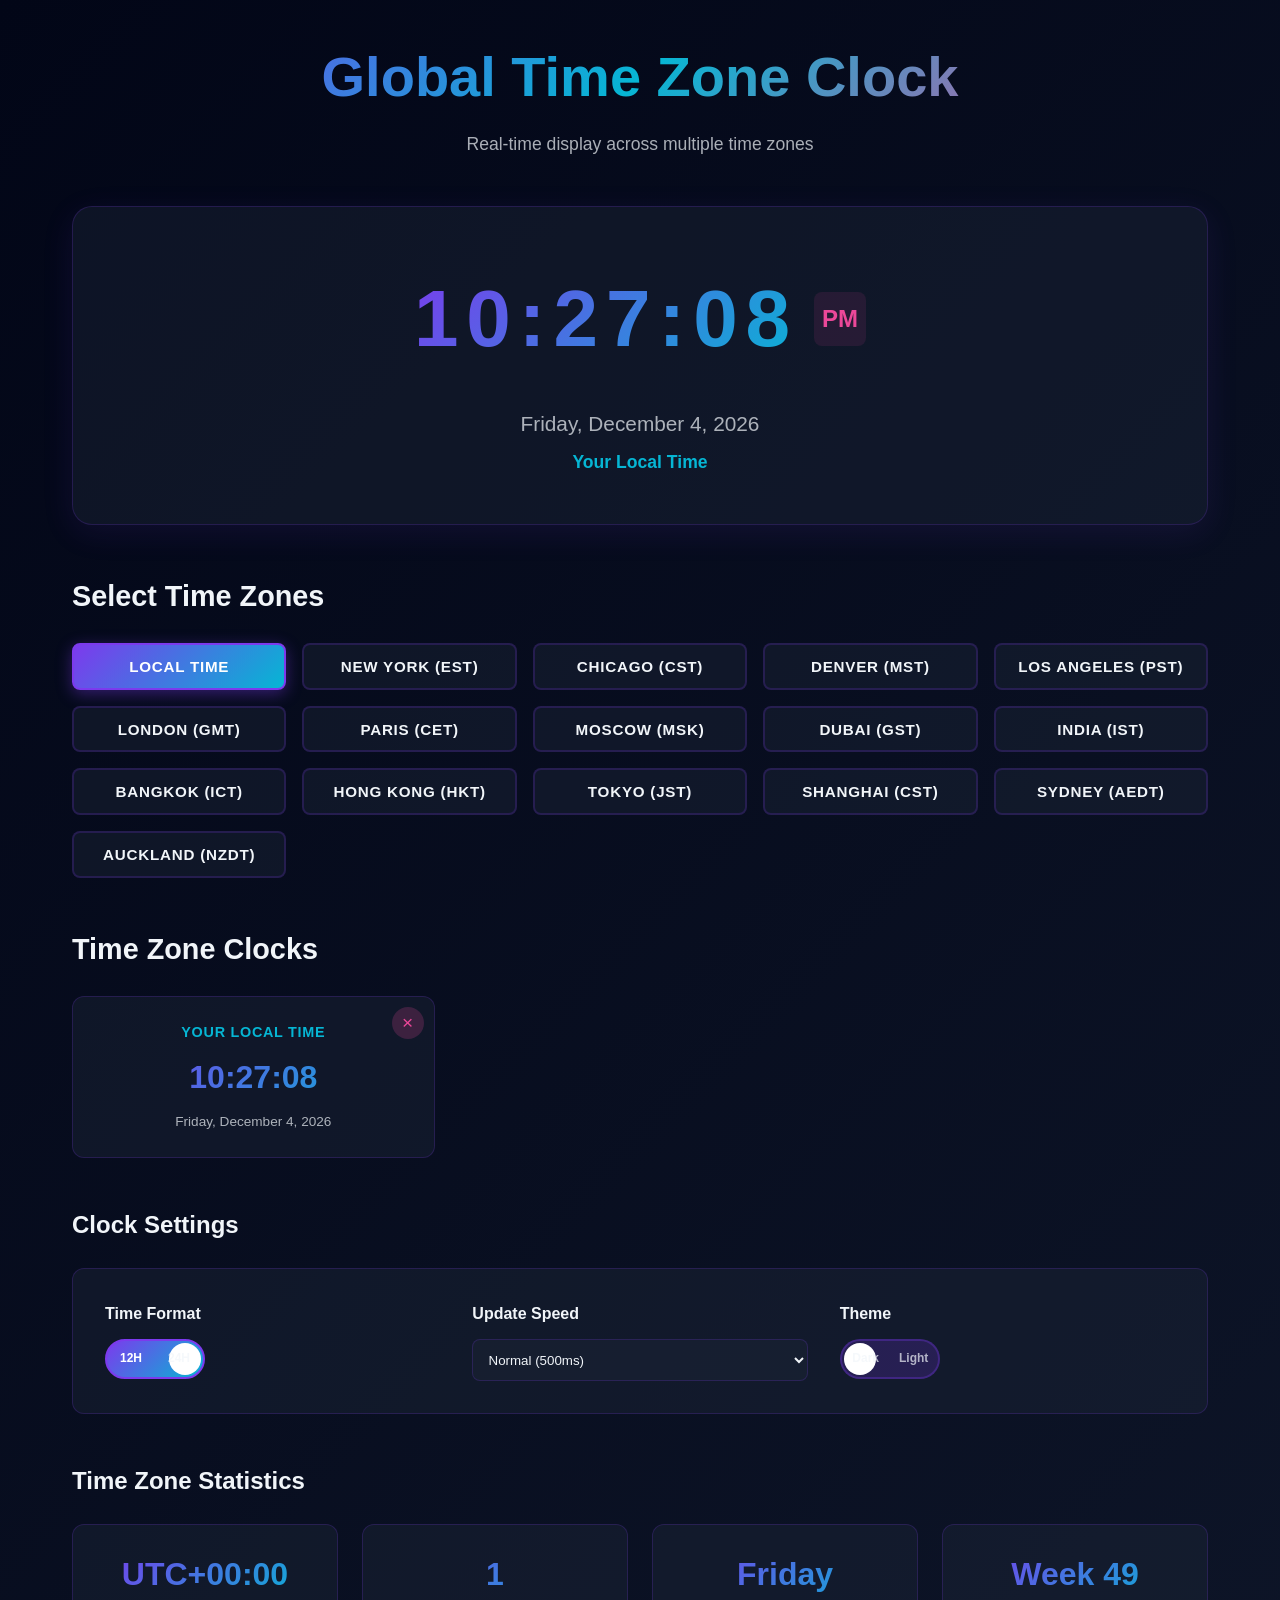
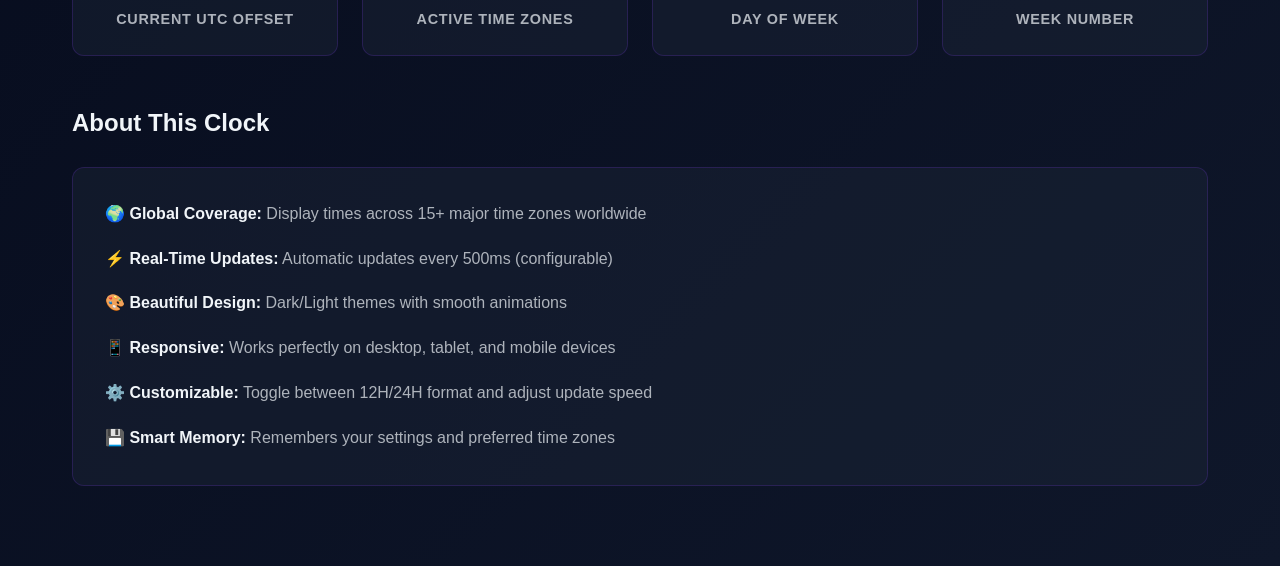
<file: clock.html>
<!DOCTYPE html>
<html lang="en">
<head>
    <meta charset="UTF-8">
    <meta name="viewport" content="width=device-width, initial-scale=1.0">
    <title>Digital Clock - Multiple Time Zones</title>
    <meta name="description" content="A beautiful digital clock displaying current time in multiple time zones with real-time updates.">
    <link rel="stylesheet" href="clock-styles.css">
</head>
<body>
    <div class="clock-container">
        <!-- Header -->
        <header class="clock-header">
            <h1>Global Time Zone Clock</h1>
            <p class="subtitle">Real-time display across multiple time zones</p>
        </header>

        <!-- Main Clock Display -->
        <section class="main-clock-section">
            <div class="main-clock">
                <div class="clock-display">
                    <div class="time-value" id="mainTime">12:00:00</div>
                    <div class="time-period" id="mainPeriod">AM</div>
                </div>
                <div class="date-display" id="mainDate">Monday, May 7, 2026</div>
                <div class="timezone-name" id="mainTimezone">Your Local Time</div>
            </div>
        </section>

        <!-- Time Zone Selection -->
        <section class="timezone-controls">
            <h2>Select Time Zones</h2>
            <div class="timezone-buttons">
                <button class="tz-btn active" data-timezone="local">Local Time</button>
                <button class="tz-btn" data-timezone="America/New_York">New York (EST)</button>
                <button class="tz-btn" data-timezone="America/Chicago">Chicago (CST)</button>
                <button class="tz-btn" data-timezone="America/Denver">Denver (MST)</button>
                <button class="tz-btn" data-timezone="America/Los_Angeles">Los Angeles (PST)</button>
                <button class="tz-btn" data-timezone="Europe/London">London (GMT)</button>
                <button class="tz-btn" data-timezone="Europe/Paris">Paris (CET)</button>
                <button class="tz-btn" data-timezone="Europe/Moscow">Moscow (MSK)</button>
                <button class="tz-btn" data-timezone="Asia/Dubai">Dubai (GST)</button>
                <button class="tz-btn" data-timezone="Asia/Kolkata">India (IST)</button>
                <button class="tz-btn" data-timezone="Asia/Bangkok">Bangkok (ICT)</button>
                <button class="tz-btn" data-timezone="Asia/Hong_Kong">Hong Kong (HKT)</button>
                <button class="tz-btn" data-timezone="Asia/Tokyo">Tokyo (JST)</button>
                <button class="tz-btn" data-timezone="Asia/Shanghai">Shanghai (CST)</button>
                <button class="tz-btn" data-timezone="Australia/Sydney">Sydney (AEDT)</button>
                <button class="tz-btn" data-timezone="Pacific/Auckland">Auckland (NZDT)</button>
            </div>
        </section>

        <!-- Clock Grid Display -->
        <section class="clocks-grid-section">
            <h2>Time Zone Clocks</h2>
            <div class="clocks-grid" id="clocksGrid">
                <!-- Clocks will be generated by JavaScript -->
            </div>
        </section>

        <!-- Settings Panel -->
        <section class="settings-panel">
            <h2>Clock Settings</h2>
            <div class="settings-controls">
                <div class="setting-group">
                    <label for="formatToggle">Time Format</label>
                    <div class="toggle-switch">
                        <input type="checkbox" id="formatToggle" checked>
                        <label for="formatToggle" class="toggle-label">
                            <span class="toggle-text-12h">12H</span>
                            <span class="toggle-text-24h">24H</span>
                        </label>
                    </div>
                </div>

                <div class="setting-group">
                    <label for="updateSpeed">Update Speed</label>
                    <select id="updateSpeed" class="select-control">
                        <option value="100">Fast (100ms)</option>
                        <option value="500" selected>Normal (500ms)</option>
                        <option value="1000">Slow (1s)</option>
                    </select>
                </div>

                <div class="setting-group">
                    <label for="themeToggle">Theme</label>
                    <div class="toggle-switch">
                        <input type="checkbox" id="themeToggle">
                        <label for="themeToggle" class="toggle-label">
                            <span class="toggle-text-dark">Dark</span>
                            <span class="toggle-text-light">Light</span>
                        </label>
                    </div>
                </div>
            </div>
        </section>

        <!-- Statistics -->
        <section class="stats-section">
            <h2>Time Zone Statistics</h2>
            <div class="stats-grid">
                <div class="stat-card">
                    <div class="stat-value" id="utcOffset">UTC+5:30</div>
                    <div class="stat-label">Current UTC Offset</div>
                </div>
                <div class="stat-card">
                    <div class="stat-value" id="activeClocks">1</div>
                    <div class="stat-label">Active Time Zones</div>
                </div>
                <div class="stat-card">
                    <div class="stat-value" id="dayOfWeek">Monday</div>
                    <div class="stat-label">Day of Week</div>
                </div>
                <div class="stat-card">
                    <div class="stat-value" id="weekNumber">Week 19</div>
                    <div class="stat-label">Week Number</div>
                </div>
            </div>
        </section>

        <!-- Information Panel -->
        <section class="info-panel">
            <h2>About This Clock</h2>
            <div class="info-content">
                <p><strong>🌍 Global Coverage:</strong> Display times across 15+ major time zones worldwide</p>
                <p><strong>⚡ Real-Time Updates:</strong> Automatic updates every 500ms (configurable)</p>
                <p><strong>🎨 Beautiful Design:</strong> Dark/Light themes with smooth animations</p>
                <p><strong>📱 Responsive:</strong> Works perfectly on desktop, tablet, and mobile devices</p>
                <p><strong>⚙️ Customizable:</strong> Toggle between 12H/24H format and adjust update speed</p>
                <p><strong>💾 Smart Memory:</strong> Remembers your settings and preferred time zones</p>
            </div>
        </section>
    </div>

    <script src="clock-script.js"></script>
</body>
</html>
</file>
<file: clock-styles.css>
:root {
    --primary: #7c3aed;
    --secondary: #06b6d4;
    --accent: #ec4899;
    --gold: #f59e0b;
    --dark-bg: #0f172a;
    --darker-bg: #020617;
    --light-text: #f1f5f9;
    --muted-text: rgba(241, 245, 249, 0.7);
    --glow: rgba(124, 58, 237, 0.5);
    --transition: all 0.3s cubic-bezier(0.4, 0, 0.2, 1);
}

* {
    margin: 0;
    padding: 0;
    box-sizing: border-box;
}

html {
    scroll-behavior: smooth;
}

body {
    font-family: 'Segoe UI', Tahoma, Geneva, Verdana, sans-serif;
    background: linear-gradient(135deg, var(--darker-bg) 0%, var(--dark-bg) 100%);
    color: var(--light-text);
    line-height: 1.6;
    overflow-x: hidden;
}

body.light-theme {
    --dark-bg: #f8fafc;
    --darker-bg: #f1f5f9;
    --light-text: #0f172a;
    --muted-text: rgba(15, 23, 42, 0.7);
    background: linear-gradient(135deg, #f1f5f9 0%, #f8fafc 100%);
}

/* Main Container */
.clock-container {
    max-width: 1200px;
    margin: 0 auto;
    padding: 2rem;
}

/* Header */
.clock-header {
    text-align: center;
    margin-bottom: 3rem;
    animation: fadeInDown 0.8s ease;
}

.clock-header h1 {
    font-size: clamp(2rem, 5vw, 3.5rem);
    margin-bottom: 0.5rem;
    background: linear-gradient(135deg, var(--primary), var(--secondary), var(--accent));
    -webkit-background-clip: text;
    -webkit-text-fill-color: transparent;
    background-clip: text;
    font-weight: 800;
}

.subtitle {
    color: var(--muted-text);
    font-size: 1.1rem;
}

/* Main Clock Section */
.main-clock-section {
    margin-bottom: 3rem;
    animation: fadeInUp 0.8s ease 0.2s both;
}

.main-clock {
    background: rgba(30, 41, 59, 0.4);
    backdrop-filter: blur(10px);
    border: 1px solid rgba(124, 58, 237, 0.2);
    border-radius: 20px;
    padding: 3rem 2rem;
    text-align: center;
    box-shadow: 0 8px 32px rgba(124, 58, 237, 0.1);
    transition: var(--transition);
}

body.light-theme .main-clock {
    background: rgba(255, 255, 255, 0.6);
    border-color: rgba(124, 58, 237, 0.1);
}

.main-clock:hover {
    border-color: var(--primary);
    background: rgba(124, 58, 237, 0.1);
    box-shadow: 0 8px 32px rgba(124, 58, 237, 0.2);
}

.clock-display {
    display: flex;
    align-items: center;
    justify-content: center;
    gap: 1rem;
    margin-bottom: 1.5rem;
}

.time-value {
    font-size: clamp(2.5rem, 15vw, 5rem);
    font-weight: 800;
    font-variant-numeric: tabular-nums;
    background: linear-gradient(135deg, var(--primary), var(--secondary));
    -webkit-background-clip: text;
    -webkit-text-fill-color: transparent;
    background-clip: text;
    letter-spacing: 0.1em;
}

.time-period {
    font-size: 1.5rem;
    font-weight: 700;
    color: var(--accent);
    min-width: 50px;
    padding: 0.5rem;
    background: rgba(236, 72, 153, 0.1);
    border-radius: 8px;
}

.date-display {
    font-size: 1.3rem;
    color: var(--muted-text);
    margin-bottom: 0.5rem;
    font-weight: 500;
}

.timezone-name {
    font-size: 1.1rem;
    color: var(--secondary);
    font-weight: 600;
}

/* Timezone Controls */
.timezone-controls {
    margin-bottom: 3rem;
    animation: fadeInUp 0.8s ease 0.4s both;
}

.timezone-controls h2 {
    font-size: 1.8rem;
    margin-bottom: 1.5rem;
    color: var(--light-text);
}

.timezone-buttons {
    display: grid;
    grid-template-columns: repeat(auto-fit, minmax(180px, 1fr));
    gap: 1rem;
}

.tz-btn {
    padding: 0.8rem 1.2rem;
    background: rgba(30, 41, 59, 0.4);
    border: 2px solid rgba(124, 58, 237, 0.2);
    color: var(--light-text);
    border-radius: 8px;
    cursor: pointer;
    font-weight: 600;
    font-size: 0.95rem;
    transition: var(--transition);
    text-transform: uppercase;
    letter-spacing: 0.05em;
}

body.light-theme .tz-btn {
    background: rgba(255, 255, 255, 0.5);
    border-color: rgba(124, 58, 237, 0.1);
    color: var(--dark-bg);
}

.tz-btn:hover {
    border-color: var(--primary);
    background: rgba(124, 58, 237, 0.2);
    transform: translateY(-2px);
    box-shadow: 0 4px 12px rgba(124, 58, 237, 0.2);
}

.tz-btn.active {
    background: linear-gradient(135deg, var(--primary), var(--secondary));
    border-color: var(--primary);
    color: white;
    box-shadow: 0 4px 16px rgba(124, 58, 237, 0.4);
}

/* Clocks Grid */
.clocks-grid-section {
    margin-bottom: 3rem;
    animation: fadeInUp 0.8s ease 0.6s both;
}

.clocks-grid-section h2 {
    font-size: 1.8rem;
    margin-bottom: 1.5rem;
    color: var(--light-text);
}

.clocks-grid {
    display: grid;
    grid-template-columns: repeat(auto-fill, minmax(280px, 1fr));
    gap: 1.5rem;
}

.clock-card {
    background: rgba(30, 41, 59, 0.4);
    backdrop-filter: blur(10px);
    border: 1px solid rgba(124, 58, 237, 0.2);
    border-radius: 12px;
    padding: 1.5rem;
    text-align: center;
    transition: var(--transition);
    position: relative;
    overflow: hidden;
}

body.light-theme .clock-card {
    background: rgba(255, 255, 255, 0.5);
    border-color: rgba(124, 58, 237, 0.1);
}

.clock-card::before {
    content: '';
    position: absolute;
    top: 0;
    left: -100%;
    width: 100%;
    height: 100%;
    background: linear-gradient(90deg, transparent, rgba(124, 58, 237, 0.2), transparent);
    transition: left 0.6s ease;
}

.clock-card:hover::before {
    left: 100%;
}

.clock-card:hover {
    border-color: var(--primary);
    background: rgba(124, 58, 237, 0.1);
    transform: translateY(-8px);
    box-shadow: 0 8px 24px rgba(124, 58, 237, 0.2);
}

.card-timezone {
    font-size: 0.9rem;
    color: var(--secondary);
    text-transform: uppercase;
    letter-spacing: 0.05em;
    margin-bottom: 0.5rem;
    font-weight: 600;
}

.card-time {
    font-size: 2rem;
    font-weight: 800;
    background: linear-gradient(135deg, var(--primary), var(--secondary));
    -webkit-background-clip: text;
    -webkit-text-fill-color: transparent;
    background-clip: text;
    margin-bottom: 0.5rem;
    font-variant-numeric: tabular-nums;
}

.card-date {
    font-size: 0.85rem;
    color: var(--muted-text);
}

.remove-clock-btn {
    position: absolute;
    top: 10px;
    right: 10px;
    background: rgba(236, 72, 153, 0.2);
    border: none;
    color: var(--accent);
    width: 32px;
    height: 32px;
    border-radius: 50%;
    cursor: pointer;
    font-size: 1.2rem;
    transition: var(--transition);
    display: flex;
    align-items: center;
    justify-content: center;
}

.remove-clock-btn:hover {
    background: rgba(236, 72, 153, 0.4);
    transform: scale(1.1);
}

/* Settings Panel */
.settings-panel {
    margin-bottom: 3rem;
    animation: fadeInUp 0.8s ease 0.7s both;
}

.settings-panel h2 {
    font-size: 1.5rem;
    margin-bottom: 1.5rem;
    color: var(--light-text);
}

.settings-controls {
    display: grid;
    grid-template-columns: repeat(auto-fit, minmax(200px, 1fr));
    gap: 2rem;
    background: rgba(30, 41, 59, 0.4);
    backdrop-filter: blur(10px);
    border: 1px solid rgba(124, 58, 237, 0.2);
    border-radius: 12px;
    padding: 2rem;
}

body.light-theme .settings-controls {
    background: rgba(255, 255, 255, 0.5);
    border-color: rgba(124, 58, 237, 0.1);
}

.setting-group {
    display: flex;
    flex-direction: column;
    gap: 0.8rem;
}

.setting-group label {
    font-weight: 600;
    color: var(--light-text);
}

.toggle-switch {
    position: relative;
    display: inline-block;
    width: 100px;
    height: 40px;
}

.toggle-switch input {
    display: none;
}

.toggle-label {
    position: absolute;
    top: 0;
    left: 0;
    right: 0;
    bottom: 0;
    background: rgba(124, 58, 237, 0.2);
    border-radius: 20px;
    cursor: pointer;
    transition: var(--transition);
    border: 2px solid rgba(124, 58, 237, 0.3);
    display: flex;
    align-items: center;
    overflow: hidden;
}

.toggle-label::after {
    content: '';
    position: absolute;
    width: 32px;
    height: 32px;
    background: white;
    border-radius: 50%;
    top: 2px;
    left: 2px;
    transition: var(--transition);
}

.toggle-text-12h,
.toggle-text-24h,
.toggle-text-dark,
.toggle-text-light {
    position: absolute;
    width: 50%;
    text-align: center;
    font-weight: 600;
    font-size: 0.75rem;
    top: 50%;
    transform: translateY(-50%);
    color: var(--muted-text);
    z-index: 1;
}

.toggle-text-12h,
.toggle-text-dark {
    left: 0;
}

.toggle-text-24h,
.toggle-text-light {
    right: 0;
}

.toggle-switch input:checked + .toggle-label {
    background: linear-gradient(135deg, var(--primary), var(--secondary));
    border-color: var(--primary);
}

.toggle-switch input:checked + .toggle-label::after {
    left: calc(100% - 34px);
}

.toggle-switch input:checked + .toggle-label .toggle-text-12h,
.toggle-switch input:checked + .toggle-label .toggle-text-dark {
    color: white;
}

.toggle-switch input:checked + .toggle-label .toggle-text-24h,
.toggle-switch input:checked + .toggle-label .toggle-text-light {
    color: var(--muted-text);
}

.select-control {
    padding: 0.7rem;
    background: rgba(30, 41, 59, 0.4);
    border: 1px solid rgba(124, 58, 237, 0.2);
    border-radius: 8px;
    color: var(--light-text);
    font-weight: 500;
    cursor: pointer;
    transition: var(--transition);
}

body.light-theme .select-control {
    background: rgba(255, 255, 255, 0.7);
    color: var(--dark-bg);
}

.select-control:hover,
.select-control:focus {
    outline: none;
    border-color: var(--primary);
    background: rgba(124, 58, 237, 0.1);
}

/* Statistics */
.stats-section {
    margin-bottom: 3rem;
    animation: fadeInUp 0.8s ease 0.8s both;
}

.stats-section h2 {
    font-size: 1.5rem;
    margin-bottom: 1.5rem;
    color: var(--light-text);
}

.stats-grid {
    display: grid;
    grid-template-columns: repeat(auto-fit, minmax(200px, 1fr));
    gap: 1.5rem;
}

.stat-card {
    background: rgba(30, 41, 59, 0.4);
    backdrop-filter: blur(10px);
    border: 1px solid rgba(124, 58, 237, 0.2);
    border-radius: 12px;
    padding: 1.5rem;
    text-align: center;
    transition: var(--transition);
}

body.light-theme .stat-card {
    background: rgba(255, 255, 255, 0.5);
    border-color: rgba(124, 58, 237, 0.1);
}

.stat-card:hover {
    border-color: var(--primary);
    background: rgba(124, 58, 237, 0.1);
    transform: translateY(-4px);
    box-shadow: 0 4px 12px rgba(124, 58, 237, 0.15);
}

.stat-value {
    font-size: 2rem;
    font-weight: 800;
    background: linear-gradient(135deg, var(--primary), var(--secondary));
    -webkit-background-clip: text;
    -webkit-text-fill-color: transparent;
    background-clip: text;
    margin-bottom: 0.5rem;
}

.stat-label {
    font-size: 0.9rem;
    color: var(--muted-text);
    text-transform: uppercase;
    letter-spacing: 0.05em;
    font-weight: 600;
}

/* Info Panel */
.info-panel {
    margin-bottom: 3rem;
    animation: fadeInUp 0.8s ease 0.9s both;
}

.info-panel h2 {
    font-size: 1.5rem;
    margin-bottom: 1.5rem;
    color: var(--light-text);
}

.info-content {
    background: rgba(30, 41, 59, 0.4);
    backdrop-filter: blur(10px);
    border: 1px solid rgba(124, 58, 237, 0.2);
    border-radius: 12px;
    padding: 2rem;
    display: grid;
    gap: 1rem;
}

body.light-theme .info-content {
    background: rgba(255, 255, 255, 0.5);
    border-color: rgba(124, 58, 237, 0.1);
}

.info-content p {
    color: var(--muted-text);
    line-height: 1.8;
}

.info-content strong {
    color: var(--light-text);
}

/* Animations */
@keyframes fadeInDown {
    from {
        opacity: 0;
        transform: translateY(-20px);
    }
    to {
        opacity: 1;
        transform: translateY(0);
    }
}

@keyframes fadeInUp {
    from {
        opacity: 0;
        transform: translateY(20px);
    }
    to {
        opacity: 1;
        transform: translateY(0);
    }
}

/* Toast Notifications */
.toast {
    position: fixed;
    bottom: 20px;
    right: 20px;
    background: linear-gradient(135deg, var(--primary), var(--secondary));
    color: white;
    padding: 1rem 1.5rem;
    border-radius: 8px;
    box-shadow: 0 4px 12px rgba(124, 58, 237, 0.3);
    animation: slideInRight 0.3s ease;
    z-index: 3000;
}

@keyframes slideInRight {
    from {
        transform: translateX(400px);
        opacity: 0;
    }
    to {
        transform: translateX(0);
        opacity: 1;
    }
}

/* Responsive */
@media (max-width: 768px) {
    .clock-container {
        padding: 1rem;
    }

    .timezone-buttons {
        grid-template-columns: repeat(auto-fit, minmax(140px, 1fr));
        gap: 0.5rem;
    }

    .clocks-grid {
        grid-template-columns: 1fr;
    }

    .time-value {
        font-size: 2rem;
    }

    .settings-controls {
        grid-template-columns: 1fr;
        padding: 1.5rem;
    }

    .stats-grid {
        grid-template-columns: 1fr 1fr;
    }
}

@media (max-width: 480px) {
    .clock-header h1 {
        font-size: 1.5rem;
    }

    .time-value {
        font-size: 1.5rem;
    }

    .clock-display {
        flex-direction: column;
        gap: 0.5rem;
    }

    .timezone-buttons {
        grid-template-columns: repeat(2, 1fr);
        gap: 0.5rem;
    }

    .tz-btn {
        padding: 0.6rem 0.8rem;
        font-size: 0.8rem;
    }

    .stats-grid {
        grid-template-columns: 1fr;
    }

    .info-content {
        padding: 1rem;
    }
}
</file>
